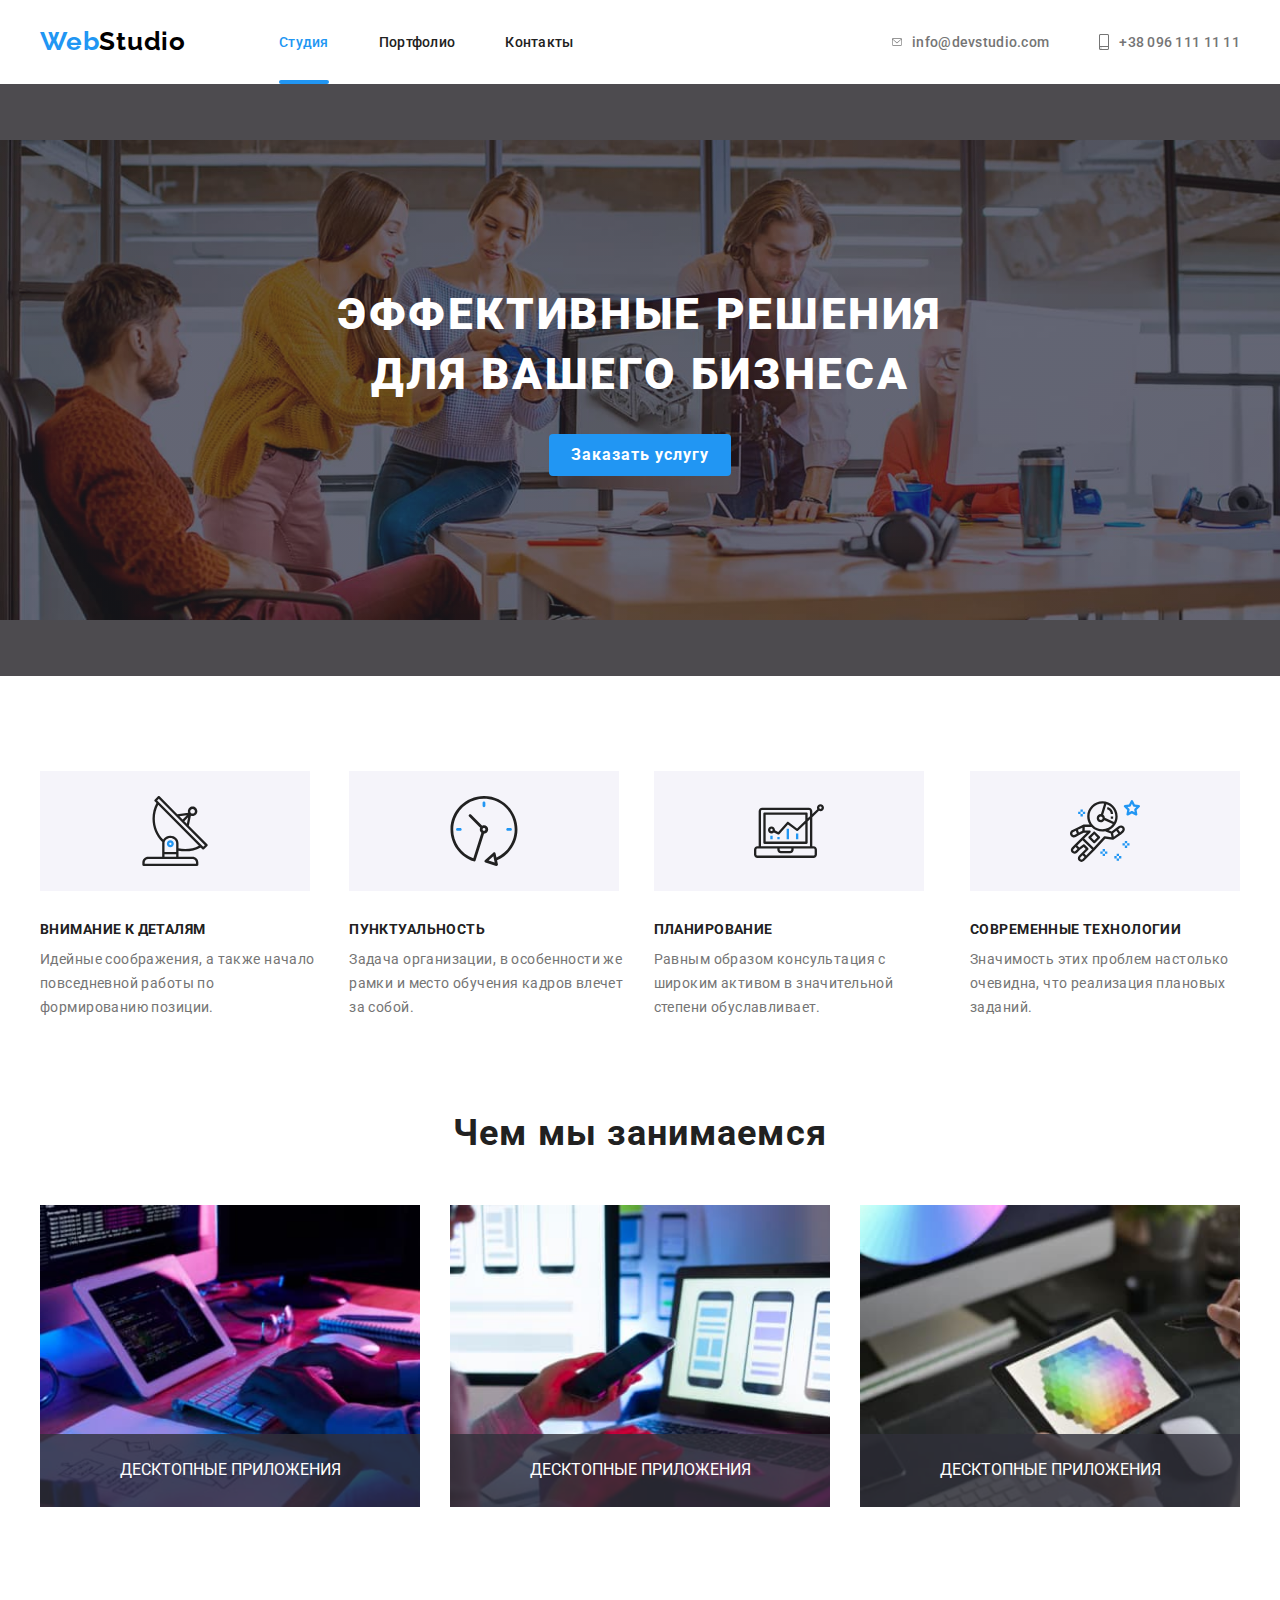
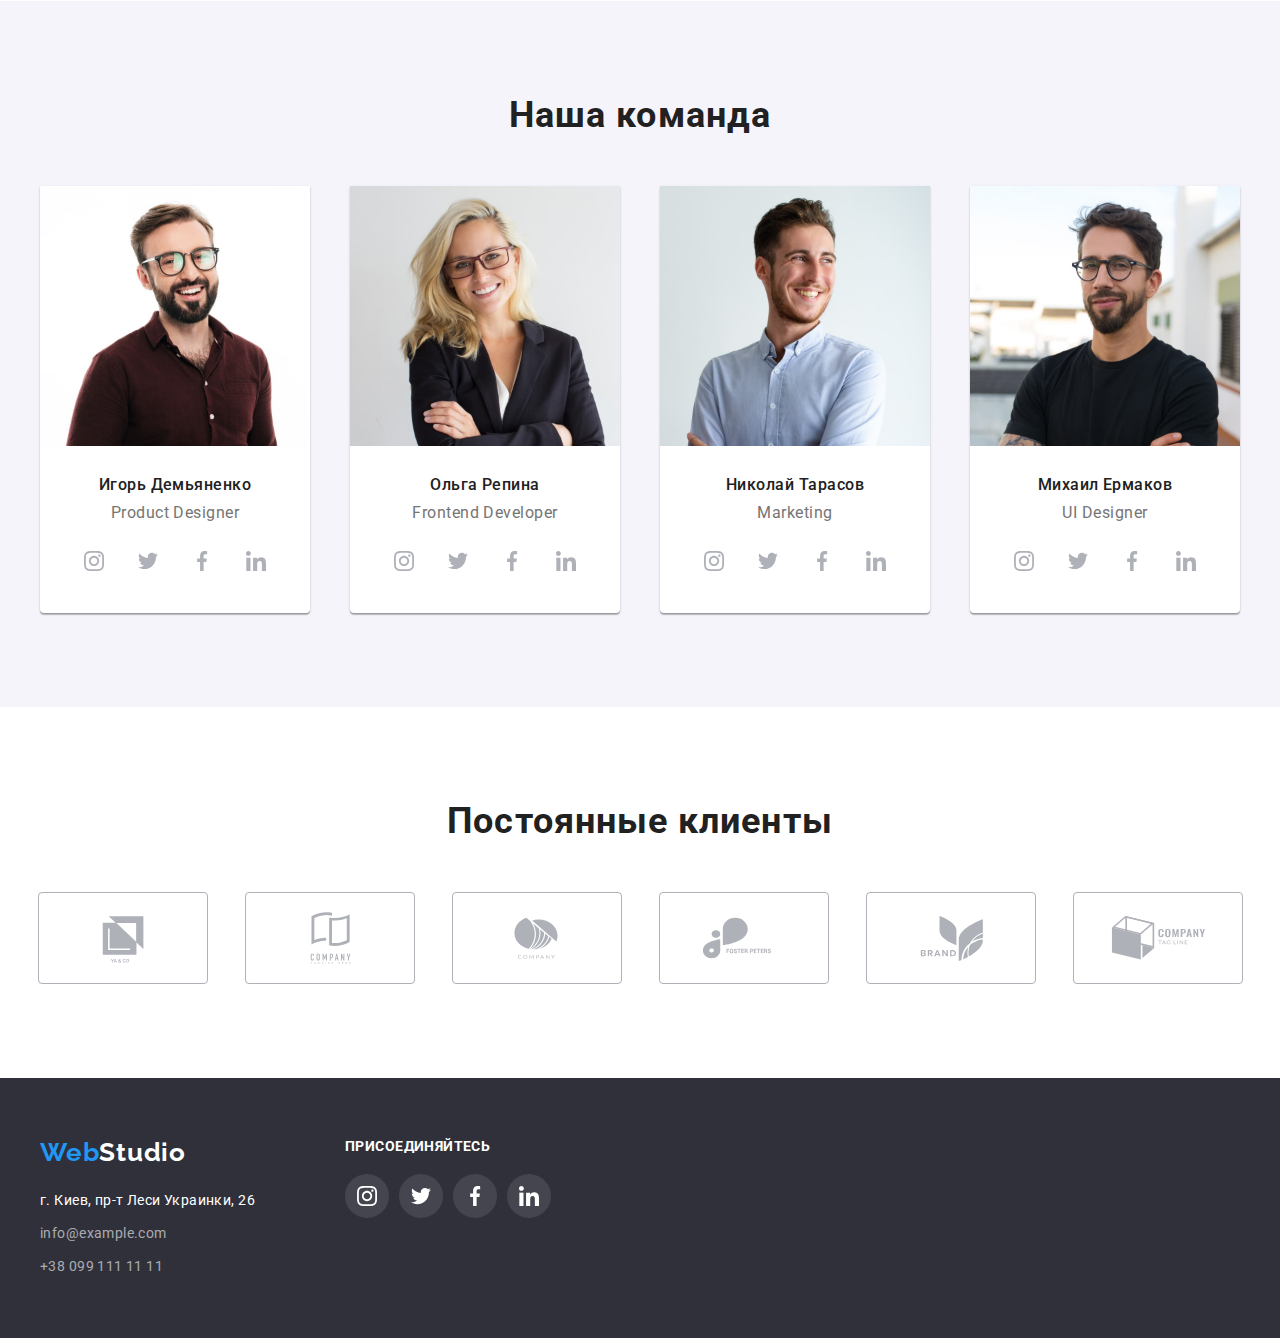
<file: index.html>
<!DOCTYPE html>
<html lang="ru">
  <head>
    <meta charset="UTF-8" />
    <meta name="viewport" content="width=device-width, initial-scale=1.0" />
    <title>WebStudio</title>
    <link rel="preconnect" href="https://fonts.googleapis.com" />
    <link rel="preconnect" href="https://fonts.gstatic.com" crossorigin />
    <link
      rel="stylesheet"
      href="https://cdnjs.cloudflare.com/ajax/libs/modern-normalize/1.0.0/modern-normalize.min.css"
    />
    <link
      href="https://fonts.googleapis.com/css2?family=Raleway:wght@700&family=Roboto:wght@400;500;700;900&display=swap"
      rel="stylesheet"
    />
    <link rel="stylesheet" href="./css/styles.css" />
  </head>
  <body>
    <header>
      <div class="page-header container">
        <nav class="page-nav">
          <a class="link logo" href="./index.html"
            ><span class="accent">Web</span>Studio</a
          >
          <ul class="list nav-list">
            <li>
              <a class="link page-link current" href="./index.html">Студия</a>
            </li>
            <li>
              <a class="link page-link" href="./portfolio.html">Портфолио</a>
            </li>
            <li><a class="link page-link" href="">Контакты</a></li>
          </ul>
        </nav>
        <div class="contacts">
          <a class="link contact-link" href="mailto:info@devstudio.com"
            ><svg class="icon-thumb" width="10" height="12">
              <use class="icon" href="./image/sprite.svg#icon-envelope"></use>
            </svg>
            <span>info@devstudio.com</span></a
          >
          <a class="link contact-link" href="tel:+380961111111"
            >
            <svg class="icon-thumb" width="10" height="16">
              <use class="icon" href="./image/sprite.svg#icon-smartphone"></use>
            </svg><span>+38 096 111 11 11</span></a
          >
        </div>
      </div>
    </header>
    <main>
      <!-- hero-section -->
      <section class="hero-section">
        <h1 class="hero-title">Эффективные решения<br>для вашего бизнеса</br></h1>
        <button class="btn" type="button" data-open-modal data-modal-open>Заказать услугу</button>
      </section>
      <!-- our advantages -->
      <section class="section-advantages">
        <div class="container">
          <h2 class="title hidden">Наши преимущества</h2>

          <ul class="list advantages">
            <li>
              <div class="advantages-pre-box">
                <svg class="advantages-svg-thumb">
                  <use class="advantages-icon" href="./image/sprite.svg#icon-antenna"></use>
                </svg>
              </div>
              <h3 class="sub-title">Внимание к деталям</h3>
              <p class="text">
                Идейные соображения, а также начало повседневной работы по
                формированию позиции.
              </p>
            </li>
            <li>
               <div class="advantages-pre-box">
                <svg class="advantages-svg-thumb">
                  <use class="advantages-icon" href="./image/sprite.svg#icon-clock"></use>
                </svg>
              </div>
              <h3 class="sub-title">Пунктуальность</h3>
              <p class="text">
                Задача организации, в особенности же рамки и место обучения
                кадров влечет за собой.
              </p>
            </li>
            <li>
               <div class="advantages-pre-box">
                  <svg class="advantages-svg-thumb">
                    <use class="advantages-icon" href="./image/sprite.svg#icon-diagram"></use>
                  </svg>
               </div>
              <h3 class="sub-title">Планирование</h3>
              <p class="text">
                Равным образом консультация с широким активом в значительной
                степени обуславливает.
              </p>
            </li>
            <li>
                <div class="advantages-pre-box">
                  <svg class="advantages-svg-thumb">
                    <use class="advantages-icon" href="./image/sprite.svg#icon-astronaut"></use>
                  </svg>
               </div>
              <h3 class="sub-title">Современные технологии</h3>
              <p class="text">
                Значимость этих проблем настолько очевидна, что реализация
                плановых заданий.
              </p>
            </li>
          </ul>
        </div>
      </section>

      <!-- what we do -->
      <section class="work-section">
        <div class="container">
          <h2 class="title">Чем мы занимаемся</h2>
          
            <ul class="flex-container list">
              <li class="work-list-item">   
                <img
              src="./image/box1.jpg"
              alt="рабочий стол программиста"
              width="380"
            />
            <p class="work-descr">Десктопные приложения</p>
          </li>
              <li class="work-list-item"> <img
              src="./image/box2.jpg"
              alt="дизайн проэкта для телефона"
              width="380"
            />
            <p class="work-descr">Десктопные приложения</p>
          </li>
              <li class="work-list-item">  <img
              src="./image/box3.jpg"
              alt="цветовой круг, выбор цвета для макета"
              width="380"
            />
            <p class="work-descr">Десктопные приложения</p>
          </li>
            </ul>
        </div>
      </section>

      <!-- our team -->
      <section class="team-section">
        <div class="container">
          <h2 class="title">Наша команда</h2>
          <ul class="list team-list">
            <li>
              <img
                src="./image/img2-1.jpg"
                alt="Игорь Демьяненко"
                width="270"
              />
              <h3 class="name">Игорь Демьяненко</h3>
              <p class="profile">Product Designer</p>
              <ul class="list team-social-list">
                <li class="social-link-item">
                  <a href="" class="social-link link">
                    <svg class="social-link-thumb">
                      <use class="social-link-icon" href="./image/sprite.svg#icon-instagram"></use>
                    </svg>
                  </a>
                </li>
            <li class="social-link-item">
                  <a href="" class="social-link link">
                    <svg class="social-link-thumb">
                      <use class="social-link-icon" href="./image/sprite.svg#icon-twitter"></use>
                    </svg>
                  </a>
                </li>
          <li class="social-link-item">
                  <a href="" class="social-link link">
                    <svg class="social-link-thumb">
                      <use class="social-link-icon" href="./image/sprite.svg#icon-facebook"></use>
                    </svg>
                  </a>
                </li>
             <li class="social-link-item">
                  <a href="" class="social-link link">
                    <svg class="social-link-thumb">
                      <use class="social-link-icon" href="./image/sprite.svg#icon-linkedin"></use>
                    </svg>
                  </a>
                </li>
              </ul>
            </li>
            <li>
              <img src="./image/img2-2.jpg" alt="Ольга Репина" width="270" />
              <h3 class="name">Ольга Репина</h3>
              <p class="profile">Frontend Developer</p>
               <ul class="list team-social-list">
                <li class="social-link-item">
                  <a href="" class="social-link link">
                    <svg class="social-link-thumb">
                      <use class="social-link-icon" href="./image/sprite.svg#icon-instagram"></use>
                    </svg>
                  </a>
                </li>
            <li class="social-link-item">
                  <a href="" class="social-link link">
                    <svg class="social-link-thumb">
                      <use class="social-link-icon" href="./image/sprite.svg#icon-twitter"></use>
                    </svg>
                  </a>
                </li>
          <li class="social-link-item">
                  <a href="" class="social-link link">
                    <svg class="social-link-thumb">
                      <use class="social-link-icon" href="./image/sprite.svg#icon-facebook"></use>
                    </svg>
                  </a>
                </li>
             <li class="social-link-item">
                  <a href="" class="social-link link">
                    <svg class="social-link-thumb">
                      <use class="social-link-icon" href="./image/sprite.svg#icon-linkedin"></use>
                    </svg>
                  </a>
                </li>
              </ul>
            </li>
            <li>
              <img src="./image/img2-3.jpg" alt="Николай Тарасов" width="270" />
              <h3 class="name">Николай Тарасов</h3>
              <p class="profile">Marketing</p>
               <ul class="list team-social-list">
                <li class="social-link-item">
                  <a href="" class="social-link link">
                    <svg class="social-link-thumb">
                      <use class="social-link-icon" href="./image/sprite.svg#icon-instagram"></use>
                    </svg>
                  </a>
                </li>
            <li class="social-link-item">
                  <a href="" class="social-link link">
                    <svg class="social-link-thumb">
                      <use class="social-link-icon" href="./image/sprite.svg#icon-twitter"></use>
                    </svg>
                  </a>
                </li>
          <li class="social-link-item">
                  <a href="" class="social-link link">
                    <svg class="social-link-thumb">
                      <use class="social-link-icon" href="./image/sprite.svg#icon-facebook"></use>
                    </svg>
                  </a>
                </li>
             <li class="social-link-item">
                  <a href="" class="social-link link">
                    <svg class="social-link-thumb">
                      <use class="social-link-icon" href="./image/sprite.svg#icon-linkedin"></use>
                    </svg>
                  </a>
                </li>
              </ul>
            </li>
            <li>
              <img src="./image/img2-4.jpg" alt="Михаил Ермаков" width="270" />
              <h3 class="name">Михаил Ермаков</h3>
              <p class="profile">UI Designer</p>
               <ul class="list team-social-list">
                <li class="social-link-item">
                  <a href="" class="social-link link">
                    <svg class="social-link-thumb">
                      <use class="social-link-icon" href="./image/sprite.svg#icon-instagram"></use>
                    </svg>
                  </a>
                </li>
            <li class="social-link-item">
                  <a href="" class="social-link link">
                    <svg class="social-link-thumb">
                      <use class="social-link-icon" href="./image/sprite.svg#icon-twitter"></use>
                    </svg>
                  </a>
                </li>
          <li class="social-link-item">
                  <a href="" class="social-link link">
                    <svg class="social-link-thumb">
                      <use class="social-link-icon" href="./image/sprite.svg#icon-facebook"></use>
                    </svg>
                  </a>
                </li>
             <li class="social-link-item">
                  <a href="" class="social-link link">
                    <svg class="social-link-thumb">
                      <use class="social-link-icon" href="./image/sprite.svg#icon-linkedin"></use>
                    </svg>
                  </a>
                </li>
              </ul>
            </li>
          </ul>
        </div>
      </section>
      <section class="clients">
        <div class="container">
          <h2 class="title">Постоянные клиенты</h2>
          <ul class="list clients-list">
            <li class="client-item">
              <a href="" class="client-link link">
                <svg class="client-thumb">
                  <use class="client-icon" href="./image/sprite.svg#icon-Logo-1"></use>
                </svg>
              </a>
            </li>
            <li class="client-item">
              <a href="" class="client-link link">
                <svg class="client-thumb">
                  <use class="client-icon" href="./image/sprite.svg#icon-Logo-2"></use>
                </svg>
              </a>
            </li>
            <li class="client-item">
              <a href="" class="client-link link">
                <svg class="client-thumb">
                  <use class="client-icon" href="./image/sprite.svg#icon-Logo-3"></use>
                </svg>
              </a>
            </li>
            <li class="client-item">
              <a href="" class="client-link link">
                <svg class="client-thumb">
                  <use class="client-icon" href="./image/sprite.svg#icon-Logo-4"></use>
                </svg>
              </a>
            </li>
            <li class="client-item">
              <a href="" class="client-link link">
                <svg class="client-thumb">
                  <use class="client-icon" href="./image/sprite.svg#icon-Logo-5"></use>
                </svg>
              </a>
            </li>
            <li class="client-item">
              <a href="" class="client-link link">
                <svg class="client-thumb">
                  <use class="client-icon" href="./image/sprite.svg#icon-Logo-6"></use>
                </svg>
              </a>
            </li>
          </ul>
        </div>
      </section>
    </main>
    <footer class="footer-section">
      <div class="container footer-flex-container">
              <div> 
                  <a class="link logo logo-footer" href="./index.html"
                  ><span class="accent">Web</span>Studio</a
                >
                <address class="address">
                  <p>г. Киев, пр-т Леси Украинки, 26</p>
                  <a class="footer-contacts link" href="mailto:info@example.com"
                    >info@example.com</a
                  >
                  <a class="footer-contacts link" href="tel:+380991111111"
                    >+38 099 111 11 11</a
                  >
                </address>
              </div>
       
            <div>
              <p class="footer-cocial-link-title">присоединяйтесь</p>
              <ul class="list footer-cocial-list">
              <li><a class="link" href=""></a></li>
              <li><a class="link" href=""></a></li>
              <li><a class="link" href=""></a></li>
              <li><a class="link" href=""></a></li>
            </ul>
            </div>
      </div>
    </footer>
    <div class="backdrop is-hidden" data-backdrop data-modal>
      <div class="modal">
        <button type="button" class="close-btn" data-close-modal data-modal-close>
         <svg class="close-btn-thumb" width="18" height="18">
          <use class="icon close-btn-icon" href="./image/sprite.svg#icon-close-black"></use>
         </svg>
        </button>
      </div>
    </div>
    <!-- <script>
      const refs = {
        openModalBtn: document.querySelector("[data-open-modal]"),
        closeModalBtn: document.querySelector("[data-close-modal]"),
        backdrop: document.querySelector("[data-backdrop]"),
      };

      refs.openModalBtn.addEventListener("click", toggleModal);
      refs.closeModalBtn.addEventListener("click", toggleModal);
      refs.backdrop.addEventListener("click", logBackdropClick);

      function toggleModal() {
        refs.backdrop.classList.toggle("is-hidden");
      }

      function logBackdropClick() {
        console.log("Это клик в бекдроп");
      }
    </script> -->
    <script src="./js/modal.js"></script>
  </body>
</html>
</file>
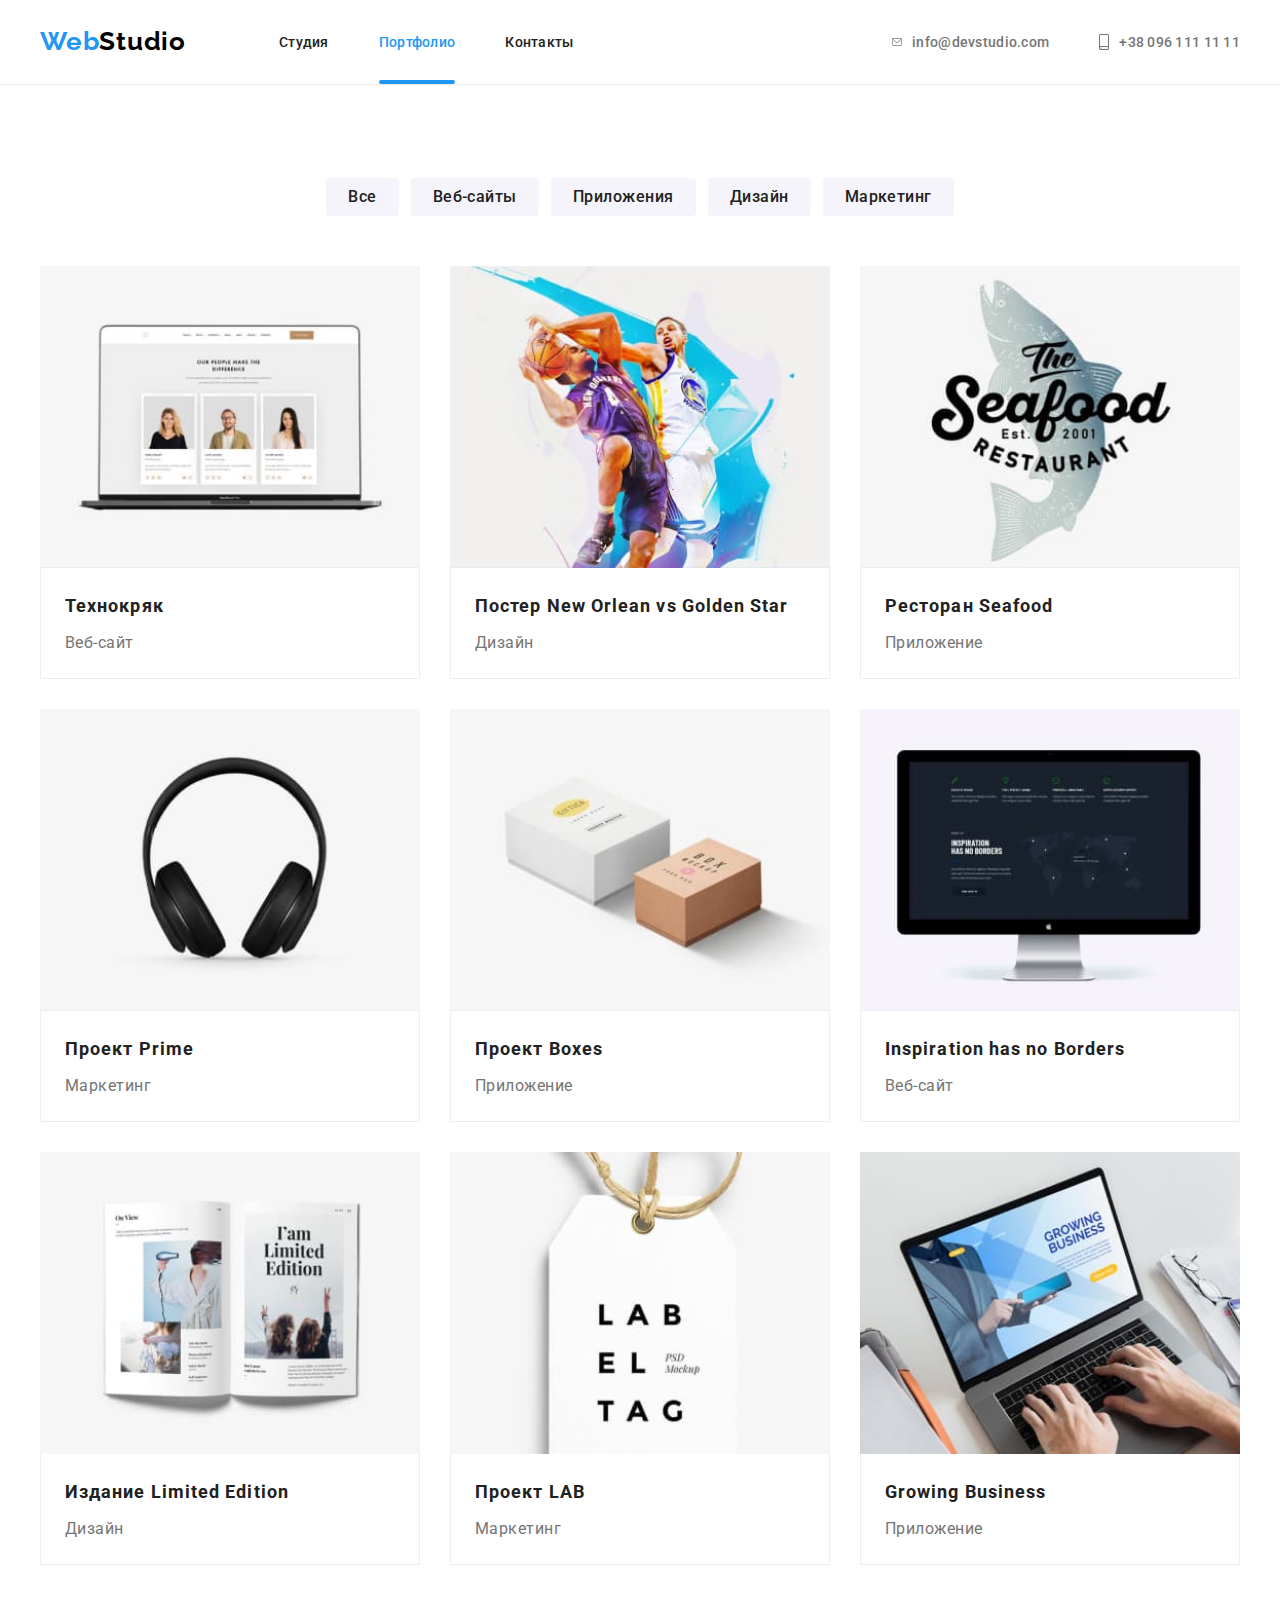
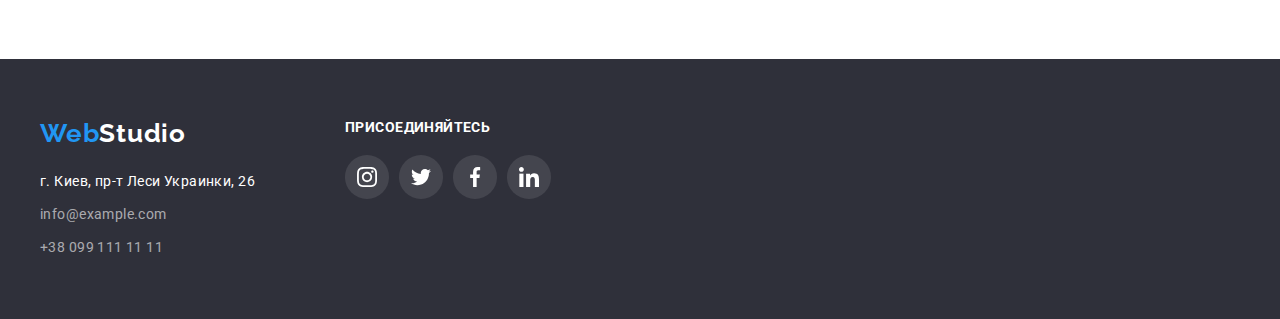
<file: portfolio.html>
<!DOCTYPE html>
<html lang="ru">
  <head>
    <meta charset="UTF-8" />
    <meta name="viewport" content="width=device-width, initial-scale=1.0" />
    <title>WebStudio</title>
    <link rel="preconnect" href="https://fonts.googleapis.com" />
    <link rel="preconnect" href="https://fonts.gstatic.com" crossorigin />
    <link
      rel="stylesheet"
      href="https://cdnjs.cloudflare.com/ajax/libs/modern-normalize/1.0.0/modern-normalize.min.css"
    />
    <link
      href="https://fonts.googleapis.com/css2?family=Raleway:wght@700&family=Roboto:wght@400;500;700;900&display=swap"
      rel="stylesheet"
    />
    <link rel="stylesheet" href="./css/styles.css" />
  </head>
  <body>
    <header class="page-header container">
      <nav class="page-nav">
        <a class="link logo" href="./index.html"
          ><span class="accent">Web</span>Studio</a
        >
        <ul class="list nav-list">
          <li>
            <a class="link page-link" href="./index.html">Студия</a>
          </li>
          <li>
            <a class="link page-link current" href="./portfolio.html"
              >Портфолио</a
            >
          </li>
          <li><a class="link page-link" href="">Контакты</a></li>
        </ul>
      </nav>
      <div class="contacts">
        <a class="link contact-link" href="mailto:info@devstudio.com">
          <svg class="icon-thumb" width="10" height="12">
            <use class="icon" href="./image/sprite.svg#icon-envelope"></use>
          </svg>
          <span>info@devstudio.com</span>
        </a>
        <a class="link contact-link" href="tel:+380961111111">
          <svg class="icon-thumb" width="10" height="16">
            <use class="icon" href="./image/sprite.svg#icon-smartphone"></use>
          </svg>
          <span>+38 096 111 11 11</span>
        </a>
      </div>
    </header>
    <main>
      <section class="portfolio-section">
        <div class="container">
          <div class="filter-btn">
            <button class="btn" type="button">Все</button>
            <button class="btn" type="button">Веб-сайты</button>
            <button class="btn" type="button">Приложения</button>
            <button class="btn" type="button">Дизайн</button>
            <button class="btn" type="button">Маркетинг</button>
          </div>
          <ul class="list cards-list">
            <li>
              <a>
                <div class="image-wrap">
                  <img
                    src="./image/Технокряк.jpg"
                    alt="Технокряк"
                    width="380"
                  />
                  <p class="card-text">
                    Технокряк это современная площадка распространения
                    коронавируса. Компании используют эту платформу для
                    цифрового шпионажа и атак на защищённые сервера конкурентов.
                  </p>
                </div>

                <div class="card-dscr">
                  <h2 class="title-card">Технокряк</h2>
                  <p class="type-of-work">Веб-сайт</p>
                </div>
              </a>
            </li>
            <li>
              <a>
                <div class="image-wrap">
                  <img
                    src="./image/Постер New Orlean vs Golden Star.jpg"
                    alt="Постер New Orlean vs Golden Star"
                    width="380"
                  />
                  <p class="card-text">
                    Технокряк это современная площадка распространения
                    коронавируса. Компании используют эту платформу для
                    цифрового шпионажа и атак на защищённые сервера конкурентов.
                  </p>
                </div>

                <div class="card-dscr">
                  <h2 class="title-card">Постер New Orlean vs Golden Star</h2>
                  <p class="type-of-work">Дизайн</p>
                </div>
              </a>
            </li>
            <li>
              <a>
                <div class="image-wrap">
                  <img
                    src="./image/Ресторан Seafood.jpg"
                    alt="Ресторан Seafood"
                    width="380"
                  />
                  <p class="card-text">
                    Технокряк это современная площадка распространения
                    коронавируса. Компании используют эту платформу для
                    цифрового шпионажа и атак на защищённые сервера конкурентов.
                  </p>
                </div>

                <div class="card-dscr">
                  <h2 class="title-card">Ресторан Seafood</h2>
                  <p class="type-of-work">Приложение</p>
                </div>
              </a>
            </li>
            <li>
              <a>
                <div class="image-wrap">
                  <img
                    src="./image/Проект Prime.jpg"
                    alt="Проект Prime"
                    width="380"
                  />
                  <p class="card-text">
                    Технокряк это современная площадка распространения
                    коронавируса. Компании используют эту платформу для
                    цифрового шпионажа и атак на защищённые сервера конкурентов.
                  </p>
                </div>

                <div class="card-dscr">
                  <h2 class="title-card">Проект Prime</h2>
                  <p class="type-of-work">Маркетинг</p>
                </div>
              </a>
            </li>
            <li>
              <a>
                <div class="image-wrap">
                  <img
                    src="./image/Проект Boxes.jpg"
                    alt="Проект Boxes"
                    width="380"
                  />
                  <p class="card-text">
                    Технокряк это современная площадка распространения
                    коронавируса. Компании используют эту платформу для
                    цифрового шпионажа и атак на защищённые сервера конкурентов.
                  </p>
                </div>

                <div class="card-dscr">
                  <h2 class="title-card">Проект Boxes</h2>
                  <p class="type-of-work">Приложение</p>
                </div>
              </a>
            </li>
            <li>
              <a>
                <div class="image-wrap">
                  <img
                    src="./image/Inspiration has no Borders.jpg"
                    alt="Inspiration has no Borders"
                    width="380"
                  />
                  <p class="card-text">
                    Технокряк это современная площадка распространения
                    коронавируса. Компании используют эту платформу для
                    цифрового шпионажа и атак на защищённые сервера конкурентов.
                  </p>
                </div>

                <div class="card-dscr">
                  <h2 class="title-card">Inspiration has no Borders</h2>
                  <p class="type-of-work">Веб-сайт</p>
                </div>
              </a>
            </li>
            <li>
              <a>
                <div class="image-wrap">
                  <img
                    src="./image/Издание Limited Edition.jpg"
                    alt="Издание Limited Edition"
                    width="380"
                  />
                  <p class="card-text">
                    Технокряк это современная площадка распространения
                    коронавируса. Компании используют эту платформу для
                    цифрового шпионажа и атак на защищённые сервера конкурентов.
                  </p>
                </div>

                <div class="card-dscr">
                  <h2 class="title-card">Издание Limited Edition</h2>
                  <p class="type-of-work">Дизайн</p>
                </div>
              </a>
            </li>
            <li>
              <a>
                <div class="image-wrap">
                  <img
                    src="./image/Проект LAB.jpg"
                    alt="Проект LAB"
                    width="380"
                  />
                  <p class="card-text">
                    Технокряк это современная площадка распространения
                    коронавируса. Компании используют эту платформу для
                    цифрового шпионажа и атак на защищённые сервера конкурентов.
                  </p>
                </div>

                <div class="card-dscr">
                  <h2 class="title-card">Проект LAB</h2>
                  <p class="type-of-work">Маркетинг</p>
                </div>
              </a>
            </li>
            <li>
              <a>
                <div class="image-wrap">
                  <img
                    src="./image/Growing Business.jpg"
                    alt="Growing Business"
                    width="380"
                  />
                  <p class="card-text">
                    Технокряк это современная площадка распространения
                    коронавируса. Компании используют эту платформу для
                    цифрового шпионажа и атак на защищённые сервера конкурентов.
                  </p>
                </div>

                <div class="card-dscr">
                  <h2 class="title-card">Growing Business</h2>
                  <p class="type-of-work">Приложение</p>
                </div>
              </a>
            </li>
          </ul>
        </div>
      </section>
    </main>
    <footer class="footer-section">
      <div class="container footer-flex-container">
        <div>
          <a class="link logo logo-footer" href="./index.html"
            ><span class="accent">Web</span>Studio</a
          >
          <address class="address">
            <p>г. Киев, пр-т Леси Украинки, 26</p>
            <a class="footer-contacts link" href="mailto:info@example.com"
              >info@example.com</a
            >
            <a class="footer-contacts link" href="tel:+380991111111"
              >+38 099 111 11 11</a
            >
          </address>
        </div>

        <div>
          <p class="footer-cocial-link-title">присоединяйтесь</p>
          <ul class="list footer-cocial-list">
            <li><a class="link" href=""></a></li>
            <li><a class="link" href=""></a></li>
            <li><a class="link" href=""></a></li>
            <li><a class="link" href=""></a></li>
          </ul>
        </div>
      </div>
    </footer>
  </body>
</html>
</file>
<file: css/styles.css>
:root {
  --main-text-color: #757575;
  --main-title-color: #212121;
  --accent-color: #2196f3;
  --white-color: #ffffff;
  --black-color: #000000;
  --bg-color-secondary: #f5f4fa;
  --bg-color-dark: #2f303a;
  --bg-color-icon: rgba(255, 255, 255, 0.1);
  --icon-link: #afb1b8;
  --cubic-bezier: cubic-bezier(0.4, 0, 0.2, 1);
}

body {
  font-family: "Roboto", sans-serif;
  background-color: var(--white-color);
  color: var(--main-text-color);
  margin: 0;
}

h1,
h2,
h3,
h4,
h5,
h6,
p {
  margin: 0;
}

img {
  display: block;
}
.link {
  text-decoration: none;
}
.list {
  list-style: none;
  margin: 0;
  padding: 0;
}
.current {
  color: var(--accent-color);
}

.container {
  width: 1230px;
  padding-left: 15px;
  padding-right: 15px;
  margin-left: auto;
  margin-right: auto;
}

.flex-container {
  display: flex;
}

/* header */
.logo {
  font-family: "Raleway", sans-serif;
  font-weight: 700;
  font-size: 26px;
  letter-spacing: 0.03em;
  color: var(--black-color);
}

.logo .accent {
  color: var(--accent-color);
}

.page-link {
  display: block;
  font-weight: 500;
  font-size: 14px;
  letter-spacing: 0.02em;
  padding-top: 34px;
  padding-bottom: 34px;
  color: var(--main-title-color);

  transition: color 250ms var(--cubic-bezier);
}

.page-link.current {
  color: var(--accent-color);
}

.contact-link {
  display: flex;
  align-items: center;
  font-weight: 500;
  font-size: 14px;
  padding-top: 34px;
  padding-bottom: 34px;
  letter-spacing: 0.02em;
  color: var(--main-text-color);
}

.page-nav {
  display: flex;
  align-items: center;
}

.nav-list {
  display: flex;
  align-items: center;
}

.nav-list > li {
  position: relative;
}

.current::after {
  content: "";
  position: absolute;
  display: block;
  width: 100%;
  height: 4px;
  left: 0;
  bottom: 0;
  border-radius: 2px;
  background-color: var(--accent-color);
}

.page-nav .logo {
  margin-right: 93px;
}

.nav-list > li:not(:last-child),
.contact-link:not(:last-child) {
  margin-right: 50px;
}

.page-header {
  display: flex;
  align-items: center;
}

.contacts {
  display: flex;
  margin-left: auto;
}

.page-link:hover,
.page-link:focus,
.contact-link:hover,
.contact-link:focus {
  color: var(--accent-color);
}

.icon-thumb {
  margin-right: 10px;
}

.icon {
  fill: currentColor;
}

/* studio */

.title {
  font-weight: 700;
  font-size: 36px;
  letter-spacing: 0.03em;
  margin-bottom: 50px;
  text-align: center;
  color: var(--main-title-color);
}

.sub-title {
  font-weight: 700;
  font-size: 14px;
  letter-spacing: 0.03em;
  margin-bottom: 10px;
  text-transform: uppercase;
  color: var(--main-title-color);
}

.text {
  font-size: 14px;
  line-height: 1.71429;
  letter-spacing: 0.03em;
}

/* hero */

.hero-section {
  background-color: rgb(97, 93, 93);
  background-size: contain;
  background-repeat: no-repeat;
  background-position: center;
  text-align: center;
  padding: 200px 0;
  background-image: linear-gradient(
      rgba(47, 48, 58, 0.4) 50%,
      rgba(47, 48, 58, 0.4) 50%
    ),
    url(../image/hero-img.jpg);
  margin-left: auto;
  margin-right: auto;
}

.hero-title {
  font-weight: 900;
  font-size: 44px;
  line-height: 1.36364;
  letter-spacing: 0.06em;
  margin-bottom: 30px;
  text-transform: uppercase;
  color: var(--white-color);

  margin-top: 0;
}

.hero-section .btn {
  font-weight: 700;
  line-height: 1.875;
  letter-spacing: 0.06em;
  color: #fff;
  background-color: var(--accent-color);
  transform: scale(1);
  transition: transform 250ms var(--cubic-bezier);
}

.hero-section .btn:hover,
.hero-section .btn:focus {
  transform: scale(1.15);
}
/* our advantages */

.section-advantages {
  padding-top: 94px;
  padding-bottom: 94px;
}

.title.hidden {
  font-size: 1px;
  opacity: 0;
  margin: 0;
}
.advantages {
  display: flex;
  gap: 30px;
}

/* .advantages > li::before {
  content: "";
  display: block;
  width: 270px;
  height: 120px;
  background-color: var(--bg-color-secondary);
  margin-bottom: 30px;
  background-repeat: no-repeat;
  background-position: center;
}

.advantages > li:nth-child(1)::before {
  background-image: url(../image/antenna\ 1.svg);
}

.advantages > li:nth-child(2)::before {
  background-image: url(../image/clock\ 1.svg);
}

.advantages > li:nth-child(3)::before {
  background-image: url(../image/diagram\ 1.svg);
}

.advantages > li:nth-child(4)::before {
  background-image: url(../image/astronaut\ 1.svg);
} */

.advantages-pre-box {
  width: 270px;
  height: 120px;
  background-color: var(--bg-color-secondary);
  margin-bottom: 30px;
  padding: 25px 100px;
}

.advantages-svg-thumb {
  width: 70px;
  height: 70px;
  text-align: center;
}

/* what we do */

.work-section {
  padding-bottom: 94px;
}
.work-section li:not(:last-child) {
  margin-right: 30px;
}

.work-list-item {
  position: relative;
}

.work-descr {
  position: absolute;
  left: 0;
  bottom: 0;
  width: 100%;
  background: rgba(47, 48, 58, 0.8);
  color: var(--white-color);
  text-align: center;
  text-transform: uppercase;
  padding: 27px;
}

/* team */

.team-section {
  padding-top: 94px;
  padding-bottom: 94px;
  background-color: var(--bg-color-secondary);
}

.team-list {
  display: flex;
}

.team-list > li {
  padding-bottom: 30px;
  background-color: var(--white-color);
  border-radius: 0 0 4px 4px;
  box-shadow: 0 2px 1px 0 rgba(0, 0, 0, 0.2), 0 1px 1px 0 rgba(0, 0, 0, 0.14),
    0 1px 3px 0 rgba(0, 0, 0, 0.12);
}

.team-list img {
  margin-bottom: 30px;
}
.team-list > li:not(:last-child) {
  margin-right: 40px;
}
.name {
  font-weight: 500;
  font-size: 16px;
  letter-spacing: 0.03em;
  margin-bottom: 10px;
  text-align: center;
  color: var(--main-title-color);
}

.profile {
  font-weight: 400;
  font-size: 16px;
  letter-spacing: 0.03em;
  margin-bottom: 16px;
  text-align: center;
}

.team-social-list {
  display: flex;
  justify-content: center;
}

.social-link-item {
  width: 44px;
  height: 44px;
  padding: 12px;
  border-radius: 50%;
  background-color: transparent;
  transition: background-color 250ms var(--cubic-bezier);
}

.social-link-item:not(:last-child) {
  margin-right: 10px;
}

.social-link-thumb {
  width: 20px;
  height: 20px;
  color: var(--icon-link);
  transition: color 250ms var(--cubic-bezier);
}

.social-link-item:hover,
.social-link-item:focus {
  background-color: var(--accent-color);
}

.social-link-item:hover .social-link-thumb,
.social-link-item:focus .social-link-thumb {
  color: var(--white-color);
}

.social-link-icon {
  fill: currentColor;
}

/* clients */

.clients {
  padding-top: 94px;
  padding-bottom: 94px;
}

.clients-list {
  display: flex;
  justify-content: center;
}

.client-item {
  border: 1px solid var(--icon-link);
  border-radius: 4px;
  width: 170px;
  height: 92px;
  margin-right: 37px;
  padding: 16px 32px;

  transition: border-color 250ms var(--cubic-bezier);
}

.client-item:last-child {
  margin-right: 0;
}

.client-thumb {
  width: 106px;
  height: 60px;
  color: var(--icon-link);
  transition: color 250ms var(--cubic-bezier);
}

.client-item:hover,
.client-item:focus {
  border-color: var(--accent-color);
}

.client-icon {
  fill: currentColor;
}

.client-item:hover .client-thumb,
.client-item:focus .client-thumb {
  color: var(--accent-color);
}

/* portfolio*/
.portfolio-section::before {
  position: absolute;
  top: 0;
  left: 0;
  content: "";
  display: block;
  height: 1px;
  width: 100%;
  background-color: #ececec;
}

.portfolio-section {
  position: relative;
  padding-top: 94px;
  padding-bottom: 94px;
}

.btn {
  font-weight: 500;
  font-size: 16px;
  line-height: 1.625;
  letter-spacing: 0.03em;
  padding: 6px 22px;
  border-radius: 4px;
  border: inherit;
  color: var(--main-title-color);
  background-color: var(--bg-color-secondary);
  cursor: pointer;
  box-shadow: none;
  transition: color 250ms var(--cubic-bezier),
    background-color 250ms var(--cubic-bezier),
    box-shadow 250ms var(--cubic-bezier);
}

.btn:hover,
.btn:focus {
  color: var(--white-color);
  background-color: var(--accent-color);
  box-shadow: 0 2px 2px 0 rgba(0, 0, 0, 0.12), 0 1px 2px 0 rgba(0, 0, 0, 0.08),
    0 3px 1px 0 rgba(0, 0, 0, 0.1);
}
.filter-btn {
  text-align: center;
  margin-bottom: 50px;
}
.filter-btn .btn:not(:last-child) {
  margin-right: 8px;
}

/* .filter-btn > .btn:focus,
.filter-btn > .btn:hover {
  box-shadow: 0 2px 2px 0 rgba(0, 0, 0, 0.12), 0 1px 2px 0 rgba(0, 0, 0, 0.08),
    0 3px 1px 0 rgba(0, 0, 0, 0.1);
} */

.cards-list img {
  display: block;
}

.cards-list {
  display: flex;
  flex-wrap: wrap;
  gap: 30px;
}

.cards-list li {
  flex-basis: calc((100% - 60px) / 3);
  cursor: pointer;
  /* width: 370px;
height: 404px; */
}

.cards-list li:hover,
.cards-list li:focus {
  box-shadow: 1px 4px 6px 0 rgba(0, 0, 0, 0.16), 0 4px 4px 0 rgba(0, 0, 0, 0.06),
    0 1px 1px 0 rgba(0, 0, 0, 0.12);
}

.cards-list li:hover .card-text,
.cards-list li:focus .card-text {
  /* opacity: 1; */
  transform: translateY(0);
}

.card-dscr {
  padding: 20px 24px;
  border: 1px solid #eee;
  border-top: transparent;
}

.title-card {
  font-weight: 700;
  font-size: 18px;
  line-height: 2;
  letter-spacing: 0.06em;
  margin-bottom: 4px;
  color: var(--main-title-color);
}

.type-of-work {
  font-size: 16px;
  line-height: 1.875;
  letter-spacing: 0.03em;
}

.image-wrap {
  position: relative;
  overflow: hidden;
}

.image-wrap .card-text {
  position: absolute;
  top: 0;
  left: 0;
  bottom: 0;
  right: 0;
  padding: 63px 24px;
  background-color: rgba(33, 150, 243, 0.9);
  color: var(--white-color);
  font-family: "Roboto", sans-serif;
  font-weight: 400;
  font-size: 18px;

  line-height: 1.55556;
  letter-spacing: 0.03em;

  transform: translateY(100%);

  transition: transform 250ms var(--cubic-bezier);
}
/* footer */

.footer-section {
  padding-top: 60px;
  padding-bottom: 60px;
  background-color: var(--bg-color-dark);
}

.logo-footer {
  display: inline-block;
  margin-bottom: 20px;
  color: var(--white-color);
}

.address {
  display: flex;
  flex-direction: column;
  font-weight: 400;
  font-size: 14px;
  line-height: 1.71429;
  letter-spacing: 0.03em;
  color: #fff;
  font-style: normal;
}

.address p {
  margin-bottom: 9px;
}

.address a:not(:last-child) {
  margin-bottom: 9px;
}
.footer-contacts {
  color: rgba(255, 255, 255, 0.6);
}

.footer-flex-container {
  display: flex;
}

.footer-flex-container > div:nth-child(1) {
  margin-right: 90px;
}

.footer-cocial-link-title {
  font-weight: 700;
  font-size: 14px;
  letter-spacing: 0.03em;
  margin-bottom: 20px;
  text-transform: uppercase;
  color: var(--white-color);
}

.footer-cocial-list {
  display: flex;
}

.footer-cocial-list > li {
  background-color: var(--bg-color-icon);
  width: 44px;
  height: 44px;
  border-radius: 50%;
  background-repeat: no-repeat;
  background-position: center;

  transition: background-color 250ms var(--cubic-bezier);
}

.footer-cocial-list > li:not(last-child) {
  margin-right: 10px;
}

.footer-cocial-list > li:nth-child(1) {
  background-image: url(../image/instagram\ 2.svg);
}

.footer-cocial-list > li:nth-child(2) {
  background-image: url(../image/twitter\ 1.svg);
}

.footer-cocial-list > li:nth-child(3) {
  background-image: url(../image/facebook\ 1.svg);
}
.footer-cocial-list > li:nth-child(4) {
  background-image: url(../image/linkedin\ 1.svg);
}

.footer-cocial-list > li:hover,
.footer-cocial-list > li:focus {
  background-color: var(--accent-color);
  cursor: pointer;
}

/* modal */

.backdrop {
  position: fixed;
  top: 0;
  left: 0;
  width: 100%;
  height: 100%;
  background-color: rgba(0, 0, 0, 0.2);
  opacity: 1;
  visibility: visible;
  transition: opacity 250ms var(--cubic-bezier),
    visibility 250ms var(--cubic-bezier);
}

.backdrop.is-hidden {
  visibility: hidden;
  opacity: 0;
  pointer-events: none;
}

.backdrop.is-hidden .modal {
  transform: translate(-50%, -50%) scale(1.25);
}

.modal {
  position: absolute;
  top: 50%;
  left: 50%;

  border-radius: 4px;
  width: 528px;
  height: 581px;
  box-shadow: 0 2px 1px 0 rgba(0, 0, 0, 0.2), 0 1px 1px 0 rgba(0, 0, 0, 0.14),
    0 1px 3px 0 rgba(0, 0, 0, 0.12);
  background: var(--white-color);
  transform: translate(-50%, -50%) scale(1);
  transition: transform 250ms var(--cubic-bezier);
}

.close-btn {
  position: absolute;
  top: 8px;
  right: 8px;
  display: block;
  width: 30px;
  height: 30px;
  border-radius: 100%;
  border: 1px solid rgba(0, 0, 0, 0.1);
  background-color: #fff;
  color: #000000;

  transition: background-color 250ms var(--cubic-bezier),
    color 250ms var(--cubic-bezier);
}

.close-btn:hover,
.close-btn:focus {
  background-color: var(--accent-color);
  color: #ffffff;
}

.close-btn-thumb {
  position: absolute;
  top: 50%;
  left: 50%;
  transform: translate(-50%, -50%);
}

.close-btn-icon {
  fill: currentColor;
}
</file>
